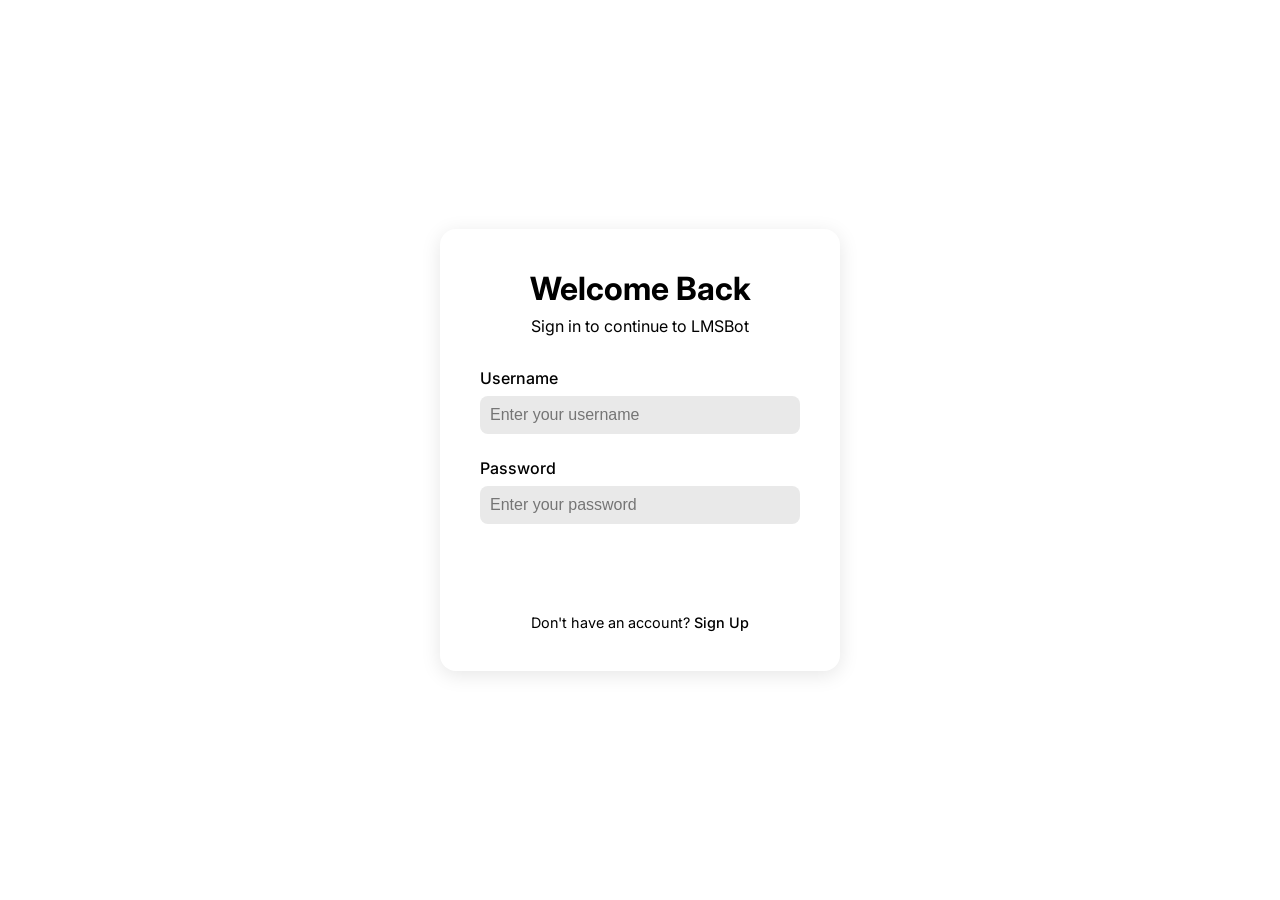
<file: frontend/login.html>
<!DOCTYPE html>
<html lang="en">
<head>
    <meta charset="UTF-8">
    <meta name="viewport" content="width=device-width, initial-scale=1.0">
    <title>LMSBot - Login</title>
    <link rel="stylesheet" href="styles.css">
    <link href="https://fonts.googleapis.com/css2?family=Inter:wght@400;500;600;700&display=swap" rel="stylesheet">
    <style>
        body {
            display: flex;
            justify-content: center;
            align-items: center;
            min-height: 100vh;
            background-color: var(--bg-color);
        }
        .auth-container {
            background-color: var(--chat-bg);
            padding: 2.5rem;
            border-radius: 16px;
            box-shadow: 0 4px 20px rgba(0, 0, 0, 0.1);
            width: 100%;
            max-width: 400px;
            text-align: center;
        }
        .auth-container h1 {
            color: var(--text-color);
            margin-bottom: 0.5rem;
        }
        .auth-container p {
            color: var(--text-secondary);
            margin-bottom: 2rem;
        }
        .form-group {
            margin-bottom: 1.5rem;
            text-align: left;
        }
        .form-group label {
            display: block;
            margin-bottom: 0.5rem;
            font-weight: 500;
            color: var(--text-color);
        }
        .form-group input {
            width: 100%;
            padding: 10px;
            border: 1px solid var(--border-color);
            border-radius: 8px;
            background-color: var(--input-bg);
            color: var(--text-color);
            font-size: 1rem;
        }
        .auth-btn {
            width: 100%;
            padding: 12px;
            background-color: var(--primary-color);
            color: white;
            border: none;
            border-radius: 8px;
            font-size: 1rem;
            font-weight: 600;
            cursor: pointer;
            transition: background 0.2s;
        }
        .auth-btn:hover {
            background-color: var(--primary-hover);
        }
        .toggle-auth {
            margin-top: 1.5rem;
            color: var(--text-secondary);
            font-size: 0.9rem;
        }
        .toggle-auth a {
            color: var(--primary-color);
            text-decoration: none;
            cursor: pointer;
            font-weight: 500;
        }
        .error-message {
            color: #ff4444;
            margin-bottom: 1rem;
            font-size: 0.9rem;
            display: none;
        }
    </style>
</head>
<body class="light-mode">
    <div class="auth-container">
        <h1 id="auth-title">Welcome Back</h1>
        <p id="auth-subtitle">Sign in to continue to LMSBot</p>
        
        <div id="error-msg" class="error-message"></div>

        <form id="auth-form">
            <div class="form-group">
                <label for="username">Username</label>
                <input type="text" id="username" required placeholder="Enter your username">
            </div>
            <div class="form-group">
                <label for="password">Password</label>
                <input type="password" id="password" required placeholder="Enter your password">
            </div>
            <button type="submit" class="auth-btn" id="submit-btn">Sign In</button>
        </form>

        <div class="toggle-auth">
            <span id="toggle-text">Don't have an account? </span>
            <a id="toggle-link">Sign Up</a>
        </div>
    </div>
    
    <script src="auth.js"></script>
</body>
</html>
</file>
<file: frontend/styles.css>
:root {
    --bg-color: #fff;
    --sidebar-bg: #fdfdfd;
    --sidebar-border: #e0e0e0;
    --text-color: #000;
    --text-light: #555;
    --header-bg: #000;
    --header-text: #fff;
    --input-bg: #e9e9e9;
    /* Unified grey color */
    --hover-bg: #f5f5f5;
    --bot-message-bg: #f5f5f5;
    --icon-color-dark: #333;
    /* Darker icon color */
    --font-family: 'Inter', sans-serif;
    --header-height: 60px;
    --metadata-bg: #f8f9fa;
    --metadata-border: #e9ecef;
}

* {
    box-sizing: border-box;
    margin: 0;
    padding: 0;
}

body {
    font-family: var(--font-family);
    background-color: var(--bg-color);
    color: var(--text-color);
    height: 100vh;
    overflow: hidden;
}

input[type="radio"],
input[type="checkbox"] {
    accent-color: black;
}

.main-header {
    height: var(--header-height);
    background-color: var(--header-bg);
    color: var(--header-text);
    display: flex;
    align-items: center;
    padding: 0 1.5rem;
    position: fixed;
    top: 0;
    left: 0;
    width: 100%;
    z-index: 1001;
}

.main-header h1 {
    font-size: 1.5rem;
    font-weight: 700;
}

.container {
    display: flex;
    width: 100%;
    height: 100vh;
    padding-top: var(--header-height);
}

.sidebar {
    width: 280px;
    background-color: var(--sidebar-bg);
    border-right: 1px solid var(--sidebar-border);
    display: flex;
    flex-direction: column;
    transition: width 0.3s ease, min-width 0.3s ease;
    flex-shrink: 0;
}

.sidebar-content {
    display: flex;
    flex-direction: column;
    height: 100%;
    overflow: hidden;
}

.sidebar-top {
    flex-grow: 1;
    display: flex;
    flex-direction: column;
    padding: 1rem;
    overflow: hidden;
}

.sidebar-controls {
    display: flex;
    justify-content: flex-end;
    margin-bottom: 0.25rem;
    /* Adjusted for equal spacing */
}

.sidebar.collapsed {
    width: 80px;
}

.sidebar.collapsed .sidebar-content {
    padding: 0;
}

.sidebar.collapsed .sidebar-top {
    padding: 1rem 0.5rem;
    align-items: center;
}

.sidebar.collapsed .sidebar-controls {
    justify-content: center;
}

.sidebar.collapsed .nav-item span:last-child,
.sidebar.collapsed .chats-section,
.sidebar.collapsed .user-info,
.sidebar.collapsed .user-profile .icon-button:last-child {
    display: none;
}

.sidebar.collapsed .nav-item {
    justify-content: center;
}

.icon-button {
    background: none;
    border: none;
    cursor: pointer;
    color: var(--text-light);
    font-size: 1.2rem;
    padding: 5px;
}

.sidebar-nav {
    display: flex;
    flex-direction: column;
    gap: 0.25rem;
    /* Reduced space between nav items */
    margin-bottom: 1rem;
    /* Reduced space below nav */
}

.nav-item {
    display: flex;
    align-items: center;
    gap: 0.75rem;
    padding: 0.6rem 0.75rem;
    /* Slightly reduced padding */
    border-radius: 8px;
    text-decoration: none;
    color: var(--text-color);
    font-weight: 500;
    font-size: 0.9rem;
    /* Reduced font size */
}

.nav-item:hover {
    background-color: var(--hover-bg);
}

.nav-item .iconify {
    font-size: 1.2rem;
    /* Slightly smaller icon */
}

.chats-section {
    display: flex;
    flex-direction: column;
    flex-grow: 1;
    min-height: 0;
}

.chats-header {
    display: flex;
    justify-content: space-between;
    align-items: center;
    margin-bottom: 1rem;
    flex-shrink: 0;
}

.chats-header h2 {
    font-size: 1rem;
    font-weight: 500;
    color: var(--text-light);
}

.chat-search-input {
    width: 100%;
    padding: 0.5rem;
    border: 1px solid var(--sidebar-border);
    border-radius: 6px;
    margin-bottom: 1rem;
    display: none;
    flex-shrink: 0;
}

.chat-search-input.visible {
    display: block;
}

.chats-list-container {
    flex-grow: 1;
    overflow-y: auto;
    background-color: var(--input-bg);
    /* Matched color */
    border-radius: 12px;
    padding: 0.5rem;
    display: flex;
    flex-direction: column;
}

.chats-list-container::-webkit-scrollbar {
    width: 8px;
}

.chats-list-container::-webkit-scrollbar-track {
    background: transparent;
}

.chats-list-container::-webkit-scrollbar-thumb {
    background: #ccc;
    border-radius: 4px;
}

.chats-list-container::-webkit-scrollbar-thumb:hover {
    background: #aaa;
}

.no-chats {
    flex-grow: 1;
    display: flex;
    justify-content: center;
    align-items: center;
    color: var(--text-light);
}

.chats-list {
    list-style: none;
    padding: 0;
    margin: 0;
    display: flex;
    flex-direction: column;
    gap: 0.5rem;
}

.chat-list-item {
    padding: 0.75rem;
    border-radius: 8px;
    cursor: pointer;
    font-size: 0.9rem;
}

.chat-list-item:hover,
.chat-list-item.active {
    background-color: var(--bg-color);
}

.chat-list-item.active {
    font-weight: 600;
    border: 1px solid var(--sidebar-border);
}

.sidebar-footer {
    padding: 1rem;
    border-top: 1px solid var(--sidebar-border);
    flex-shrink: 0;
}

.user-profile {
    display: flex;
    align-items: center;
    gap: 0.75rem;
}

.user-avatar {
    font-size: 2.5rem;
}

.user-info {
    display: flex;
    flex-direction: column;
    flex-grow: 1;
    overflow: hidden;
}

.user-name {
    font-weight: 500;
    white-space: nowrap;
}

.user-email {
    font-size: 0.8rem;
    color: var(--text-light);
    white-space: nowrap;
}

.main-content {
    flex-grow: 1;
    display: flex;
    flex-direction: column;
    height: 100%;
    overflow: hidden;
}

.chat-area {
    flex-grow: 1;
    display: flex;
    flex-direction: column;
    padding: 2rem;
    overflow-y: auto;
}

.welcome-message {
    margin: auto;
    text-align: center;
}

.welcome-message h1 {
    font-size: 2.2rem;
    font-weight: 600;
    /* Bolder font weight */
    letter-spacing: -0.5px;
}

.chat-message {
    max-width: 70%;
    padding: 0.75rem 1rem;
    border-radius: 12px;
    margin-bottom: 1rem;
    word-wrap: break-word;
}

.user-message {
    background-color: var(--input-bg);
    align-self: flex-end;
}

.bot-message {
    background-color: var(--bot-message-bg);
    align-self: flex-start;
}

/* Markdown Styles for Bot Messages */
.bot-message p {
    margin-bottom: 0.75rem;
}

.bot-message p:last-child {
    margin-bottom: 0;
}

.bot-message ul,
.bot-message ol {
    margin-bottom: 0.75rem;
    padding-left: 1.5rem;
}

.bot-message li {
    margin-bottom: 0.4rem;
}

.bot-message strong {
    font-weight: 600;
    color: var(--primary-color);
}

.bot-message code {
    background-color: rgba(0, 0, 0, 0.05);
    padding: 0.2rem 0.4rem;
    border-radius: 4px;
    font-family: monospace;
}

.chat-input-area {
    padding: 1rem 2rem 2rem 2rem;
    width: 100%;
    max-width: 800px;
    margin: 0 auto;
    position: relative;
}

.chat-input-wrapper {
    display: flex;
    align-items: center;
    background-color: var(--input-bg);
    border-radius: 12px;
    padding: 0.5rem 1rem;
}

.chat-input-wrapper input {
    flex-grow: 1;
    border: none;
    background: none;
    outline: none;
    font-size: 1rem;
    padding: 0.5rem;
    order: 2;
}

.input-icons {
    display: flex;
    align-items: center;
    gap: 0.5rem;
    margin-right: 1rem;
    order: 1;
}

.input-icons .icon-button {
    color: var(--icon-color-dark);
}

.input-icons .icon-button.recording {
    color: #ff0000;
}

.send-button {
    color: var(--text-color);
    font-size: 1.5rem;
    order: 3;
}

.role-dialog {
    display: none;
    position: absolute;
    bottom: 100%;
    left: 2rem;
    margin-bottom: 5px;
    /* Reduced gap */
    background-color: white;
    border: 1px solid var(--sidebar-border);
    border-radius: 8px;
    padding: 1rem;
    box-shadow: 0 4px 12px rgba(0, 0, 0, 0.1);
    z-index: 100;
}

.role-dialog.visible {
    display: block;
}

.role-dialog div {
    margin-bottom: 0.5rem;
    display: flex;
    align-items: center;
}

.role-dialog label {
    margin-left: 0.5rem;
}

.role-dialog button {
    width: 100%;
    padding: 0.5rem;
    border: 1px solid var(--sidebar-border);
    /* Added border */
    background-color: #302f2f;
    /* Lighter grey background */
    color: #ffffff;
    /* White text */
    border-radius: 4px;
    cursor: pointer;
    margin-top: 0.5rem;
}

.role-dialog button:hover {
    background-color: #424141;
}

@media (max-width: 768px) {
    .container {
        padding-top: var(--header-height);
    }

    .sidebar {
        position: fixed;
        left: -280px;
        top: var(--header-height);
        height: calc(100% - var(--header-height));
        z-index: 1000;
        transition: left 0.3s ease;
    }

    .sidebar.open {
        left: 0;
        width: 280px;
    }

    .sidebar.collapsed {
        left: -280px;
    }

    .welcome-message h1 {
        font-size: 1.8rem;
    }

    .chat-input-area {
        padding: 1rem;
    }

    .chat-area {
        padding: 1rem;
    }
}

/* Context Menu Styles */
.context-menu {
    display: none;
    position: fixed;
    background-color: white;
    border: 1px solid var(--sidebar-border);
    border-radius: 8px;
    box-shadow: 0 4px 12px rgba(0, 0, 0, 0.15);
    z-index: 2000;
    min-width: 150px;
    padding: 5px 0;
}

.context-menu-item {
    display: flex;
    align-items: center;
    gap: 0.75rem;
    padding: 0.75rem 1rem;
    cursor: pointer;
    font-size: 0.9rem;
    color: var(--text-color);
    transition: background-color 0.2s;
}

.context-menu-item:hover {
    background-color: var(--hover-bg);
}

.context-menu-item.delete {
    color: #ff4444;
}

.context-menu-item.delete:hover {
    background-color: #fff0f0;
}

.context-menu-item .iconify {
    font-size: 1.1rem;
}

/* File Preview Styles */
.file-previews {
    display: flex;
    flex-wrap: wrap;
    gap: 0.5rem;
    margin-bottom: 0.5rem;
    padding: 0 0.5rem;
}

.file-preview-chip {
    display: flex;
    align-items: center;
    gap: 0.5rem;
    background-color: var(--input-bg);
    padding: 0.4rem 0.75rem;
    border-radius: 20px;
    font-size: 0.85rem;
    border: 1px solid var(--sidebar-border);
}

.file-preview-chip .remove-file {
    cursor: pointer;
    color: var(--text-light);
    display: flex;
    align-items: center;
    font-size: 1rem;
}

.file-preview-chip .remove-file:hover {
    color: #ff4444;
}

/* Voice Recording Animation */
#voice-record-btn.recording {
    color: #ff4444;
    animation: pulse 1.5s infinite;
    background-color: rgba(255, 68, 68, 0.1);
    border-radius: 50%;
}

@keyframes pulse {
    0% {
        box-shadow: 0 0 0 0 rgba(255, 68, 68, 0.4);
    }

    70% {
        box-shadow: 0 0 0 10px rgba(255, 68, 68, 0);
    }

    100% {
        box-shadow: 0 0 0 0 rgba(255, 68, 68, 0);
    }
}

/* Enhanced Response Metadata Styles */
.response-metadata {
    margin-top: 15px;
    padding: 10px 15px;
    background-color: var(--metadata-bg);
    border-left: 3px solid #007bff;
    border-radius: 0 8px 8px 0;
    font-size: 0.85rem;
}

.metadata-info {
    display: flex;
    align-items: center;
    gap: 6px;
    color: #666;
}

.metadata-info .iconify {
    font-size: 1rem;
    opacity: 0.7;
}

.bot-message .response-metadata {
    background-color: #f0f7ff;
    border-left-color: #007bff;
}

/* High confidence indicator */
.response-metadata .high-confidence {
    color: #28a745;
    font-weight: 500;
}

/* User Dropdown */
.user-dropdown {
    display: none;
    position: fixed;
    background-color: white;
    border: 1px solid var(--sidebar-border);
    border-radius: 8px;
    box-shadow: 0 -4px 12px rgba(0, 0, 0, 0.1);
    z-index: 1000;
    padding: 0.5rem 0;
}

.dropdown-item {
    display: flex;
    align-items: center;
    gap: 0.75rem;
    padding: 0.75rem 1rem;
    cursor: pointer;
    color: var(--text-color);
    font-size: 0.9rem;
    transition: background 0.2s;
}

.dropdown-item:hover {
    background-color: var(--hover-bg);
}

.dropdown-item .iconify {
    font-size: 1.1rem;
    color: var(--text-light);
}
</file>
